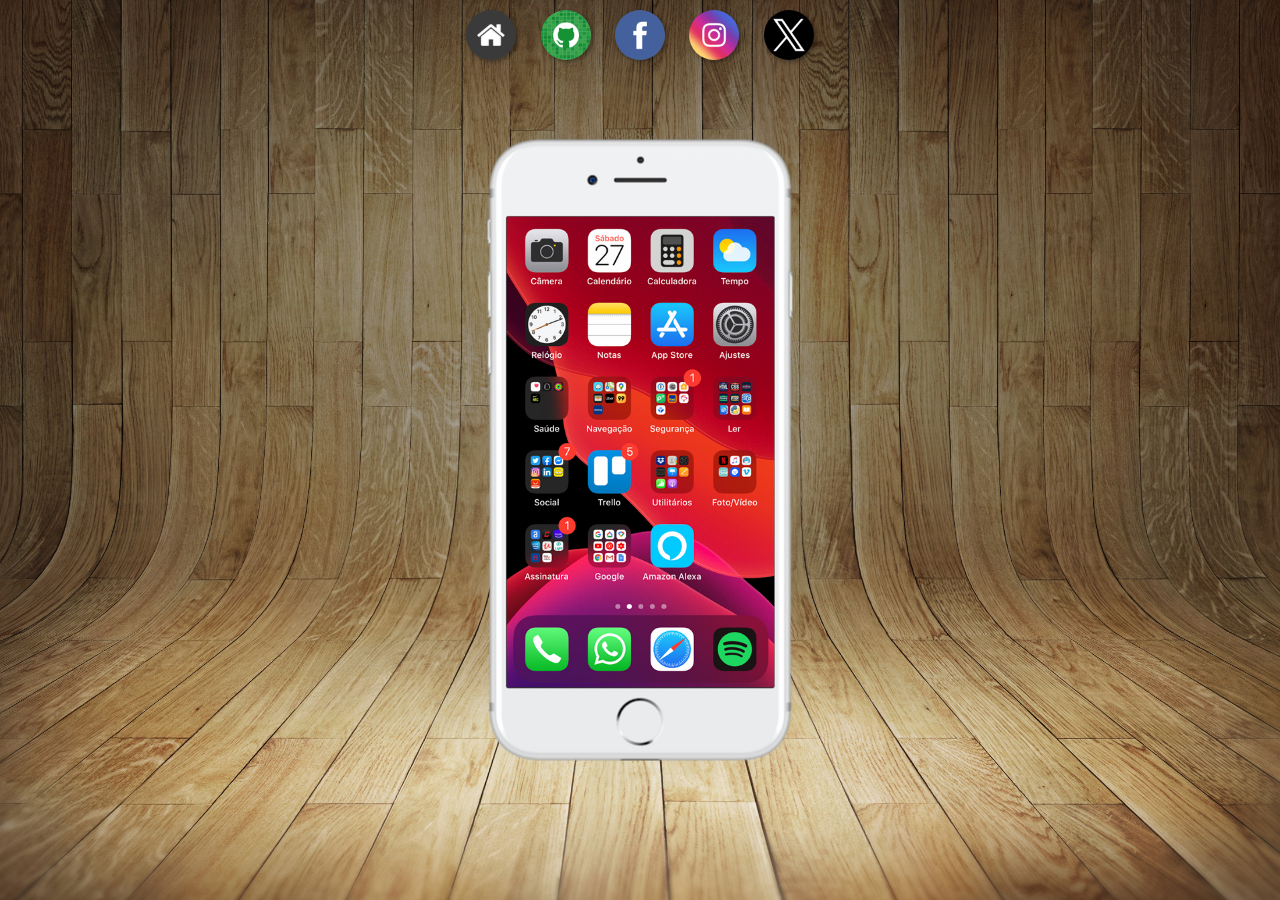
<file: index.html>
<!DOCTYPE html>
<html lang="pt-br">
<head>
    <meta charset="UTF-8">
    <meta name="viewport" content="width=device-width, initial-scale=1.0">
    <title>Projeto Redes Sociais</title>
    <link rel="shortcut icon" href="pacote-d013/favicon.ico" type="image/x-icon">
    <link rel="stylesheet" href="styles.css">
</head>
<body>
    <main>
        <div id="phone">
            <iframe src="home.html" name="tela" id="tela" frameborder="0">
                Seu navegador não é compatível com isso!
            </iframe>
        </div>
        <div id="redes-sociais">
            <a href="home.html" target="tela"><img src="pacote-d013/imagens/logo-home.jpg" alt="Home"></a>
            <a href="github.html" target="tela"><img src="pacote-d013/imagens/logo-github.jpg" alt="GitHub"></a>
            <a href="facebook.html" target="tela"><img src="pacote-d013/imagens/logo-facebook.jpg" alt="Facebook"></a>
            <a href="instagram.html" target="tela"><img src="pacote-d013/imagens/logo-instagram.jpg" alt="Instagram"></a>
            <a href="twitter.html" target="tela"><img src="pacote-d013/imagens/x-app-logo_300x300.png" alt="X"></a>
            
        </div>
    </main>
</body>
</html>
</file>
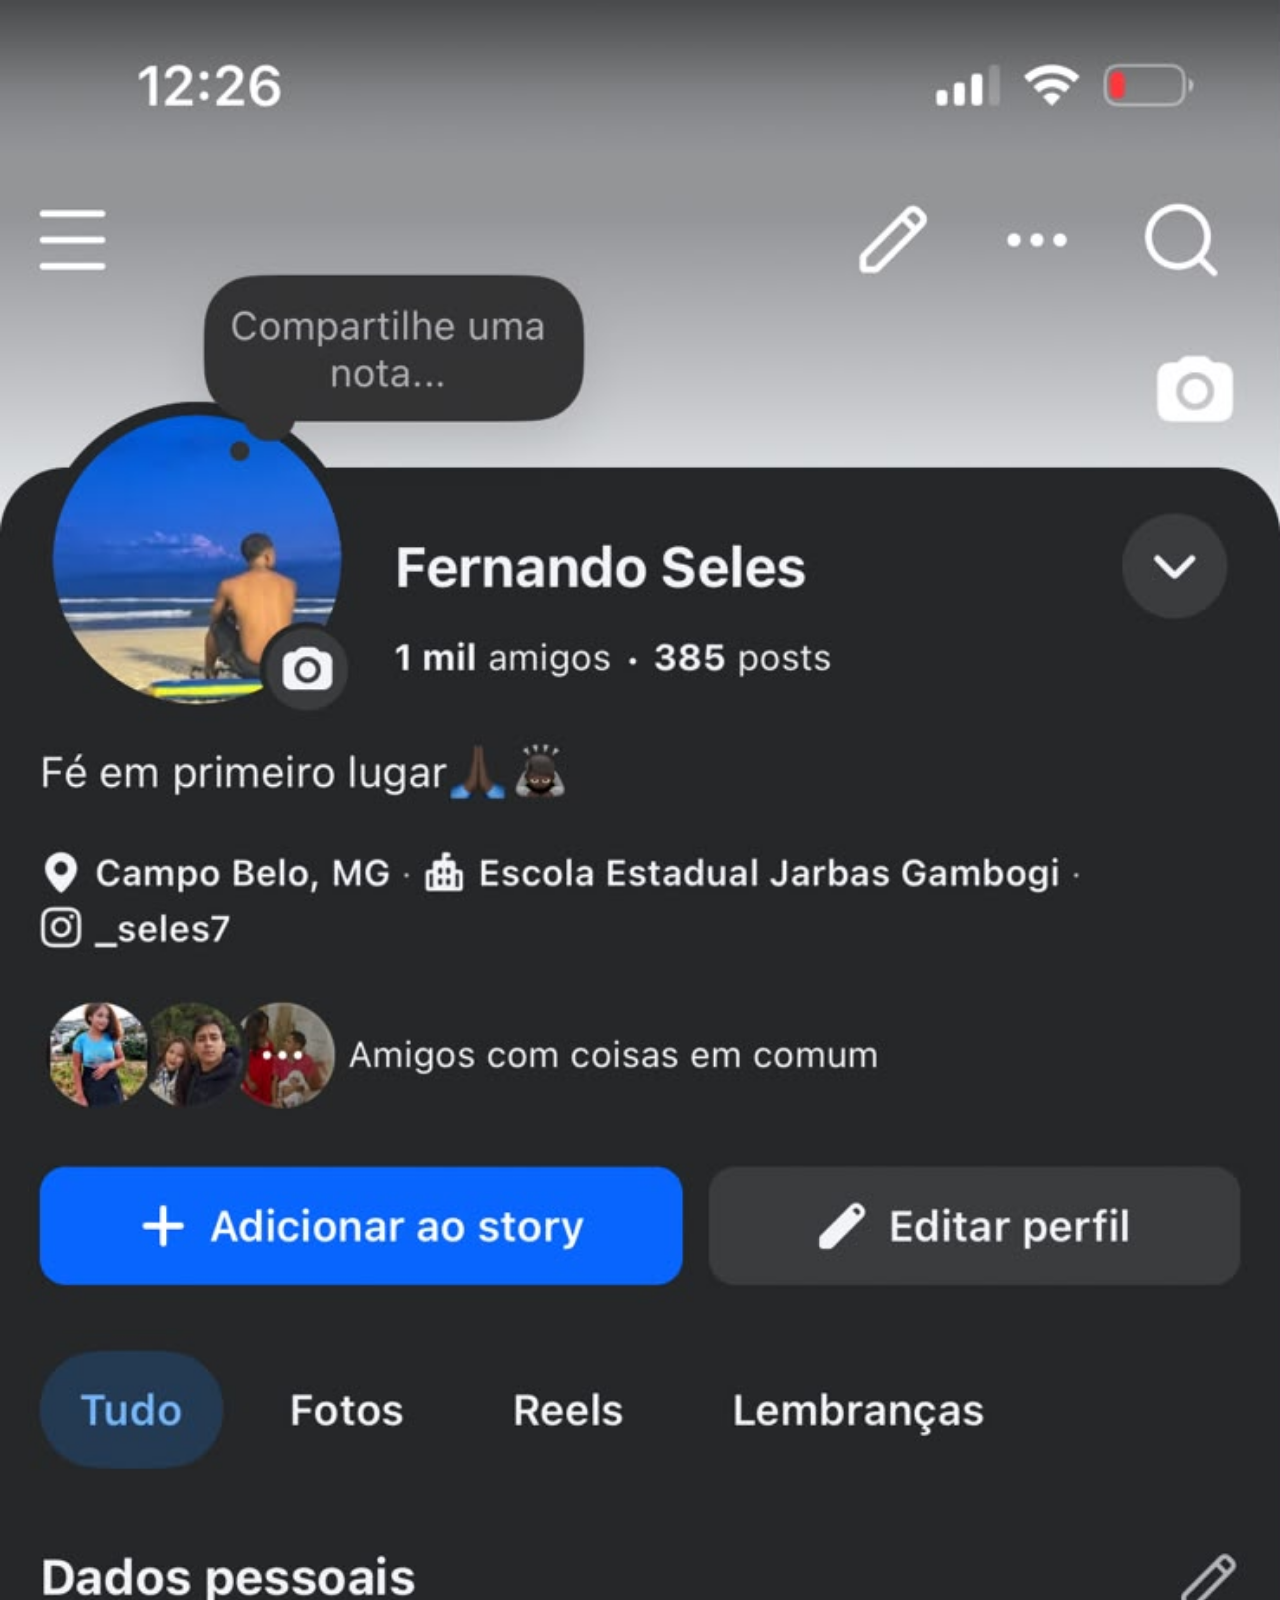
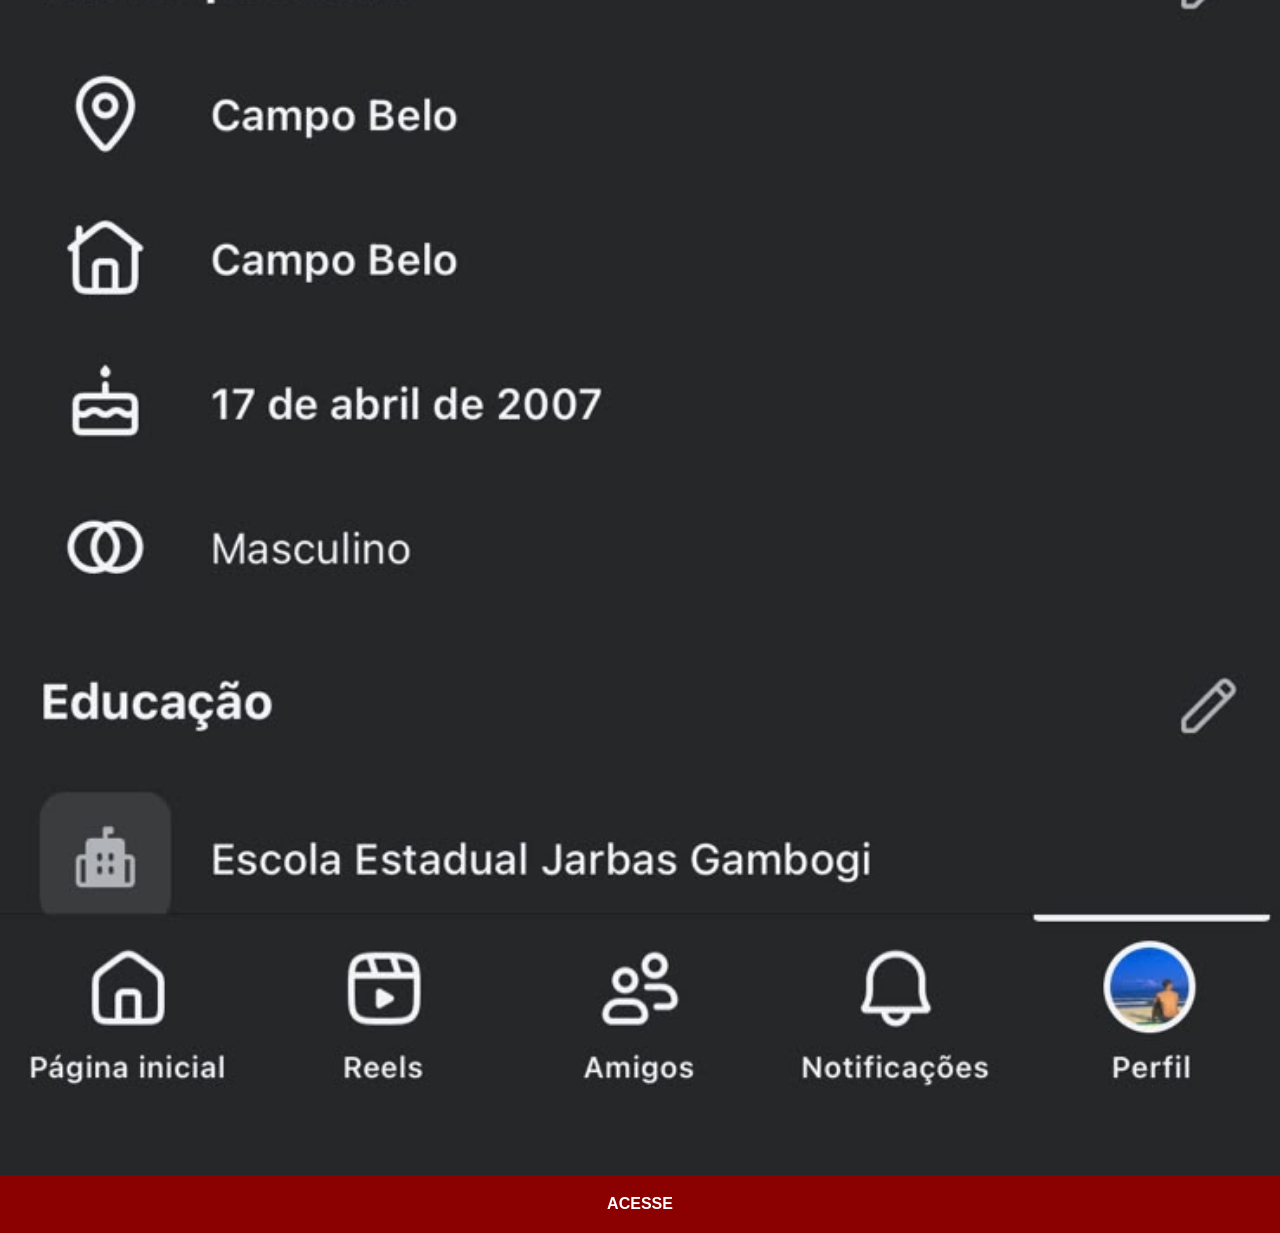
<file: facebook.html>
<!DOCTYPE html>
<html lang="pt-br">
<head>
    <meta charset="UTF-8">
    <meta name="viewport" content="width=device-width, initial-scale=1.0">
    <title>Projeto Redes Sociais</title>
    <link rel="stylesheet" href="social-styles.css">
    <style>
        body {
            background-color: #262729;
        }
    </style>
</head>
<body>
    <img src="pacote-d013/imagens/facebook.jpeg" alt="Facebook">
    <a href="https://www.facebook.com/fernando.seles.9" target="_blank">ACESSE</a>
</body>
</html>
</file>
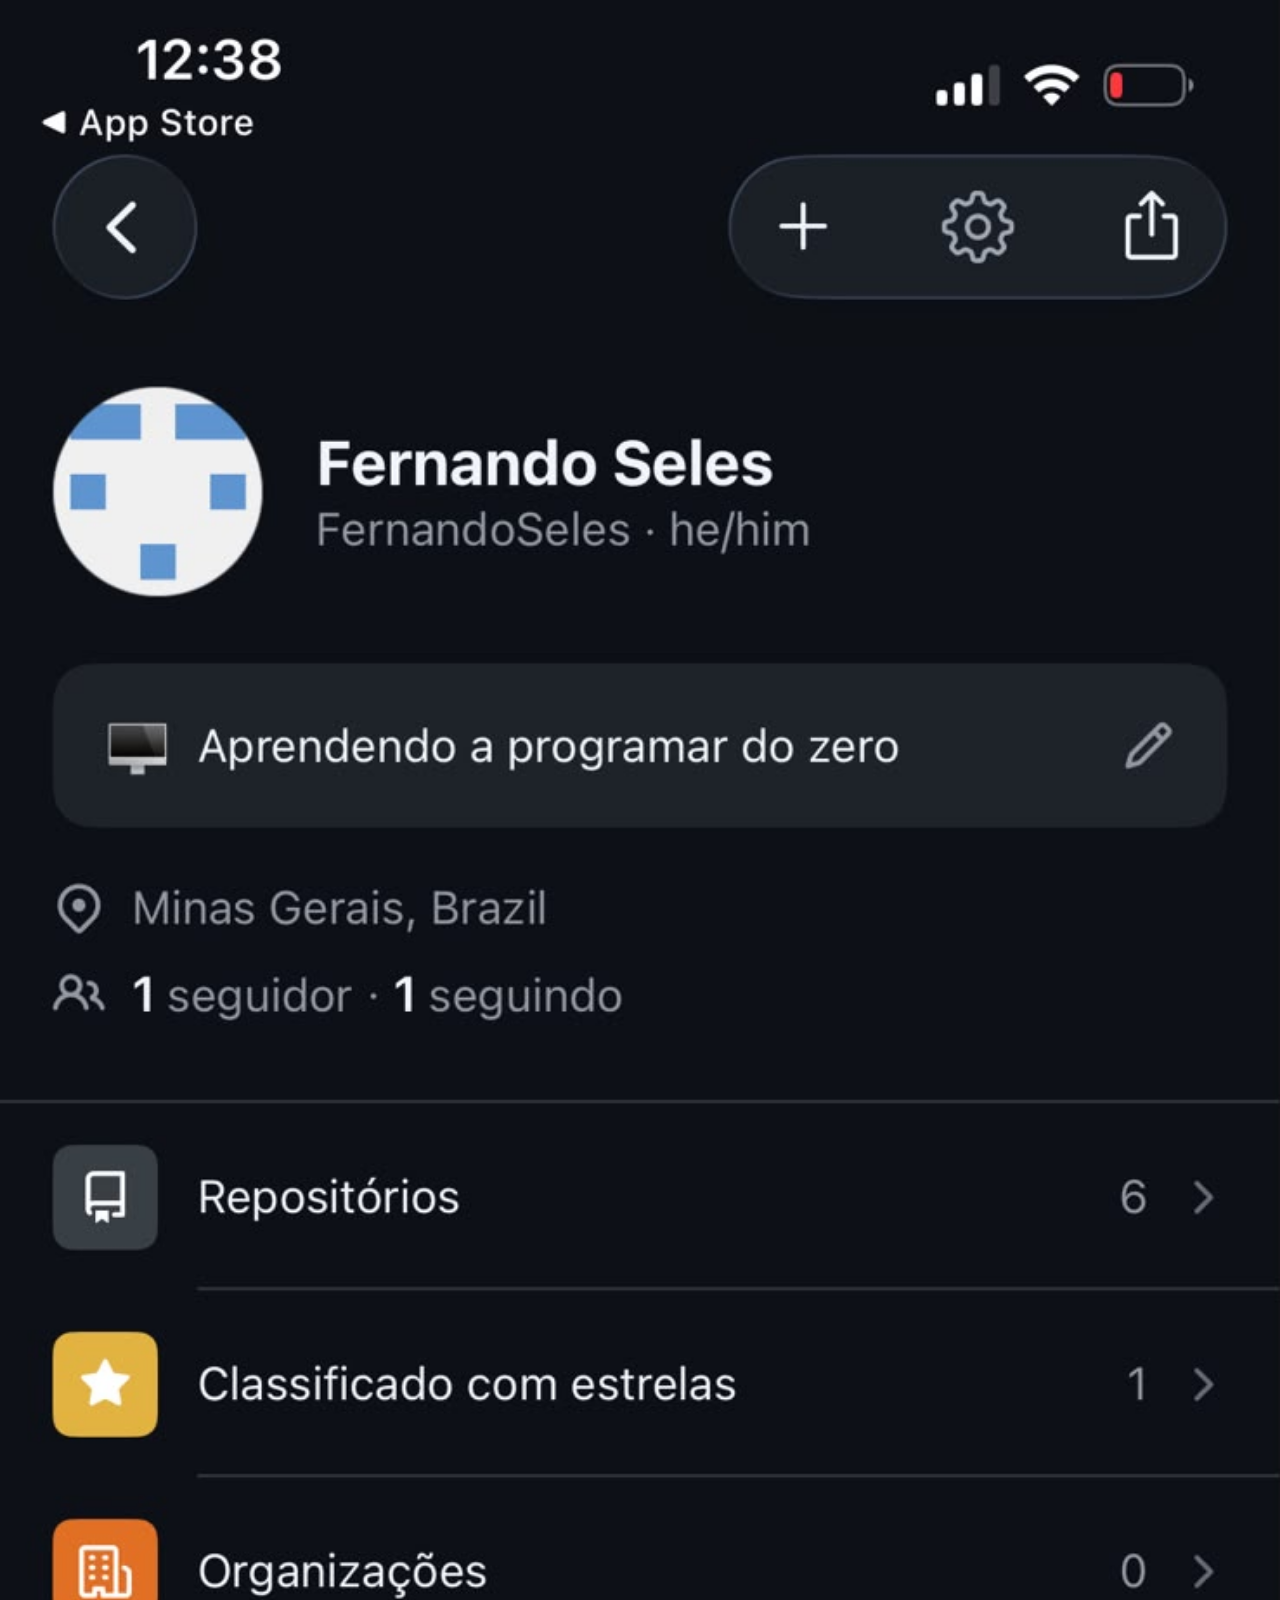
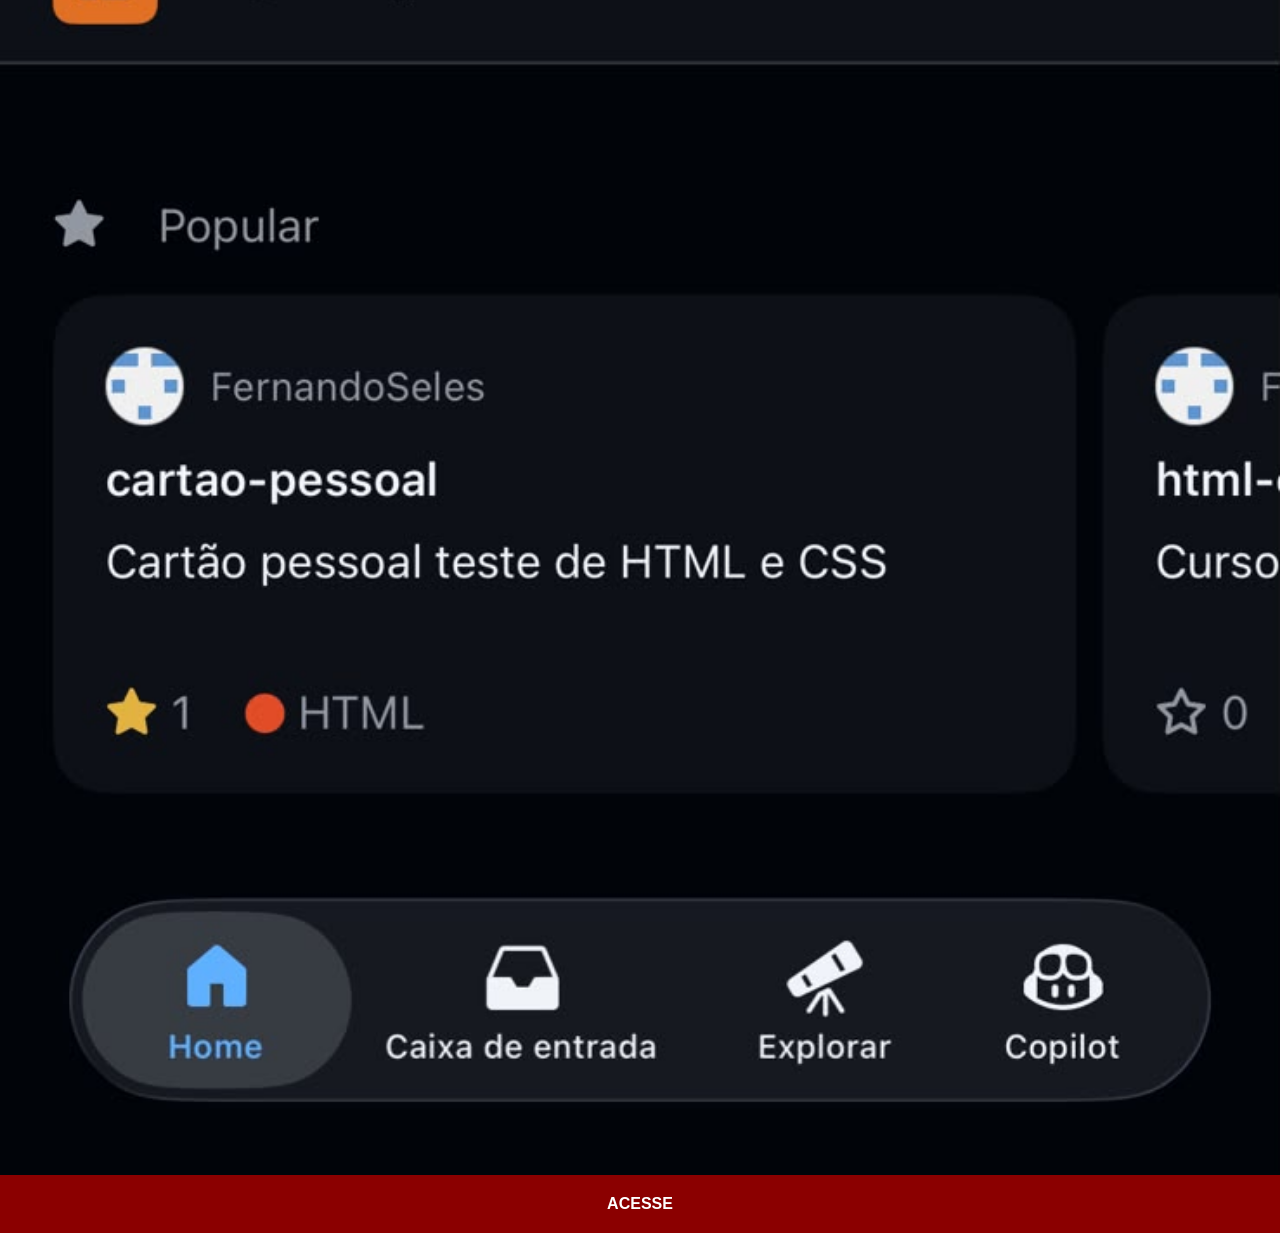
<file: github.html>
<!DOCTYPE html>
<html lang="pt-br">
<head>
    <meta charset="UTF-8">
    <meta name="viewport" content="width=device-width, initial-scale=1.0">
    <title>Projeto Redes Sociais</title>
    <link rel="stylesheet" href="social-styles.css">
    <style>
        body {
            background-color: #010409;
        }
    </style>
</head>
<body>
    <img src="pacote-d013/imagens/github.jpeg" alt="GitHub">
    <a href="https://github.com/FernandoSeles" target="_blank">ACESSE</a>
</body>
</html>
</file>
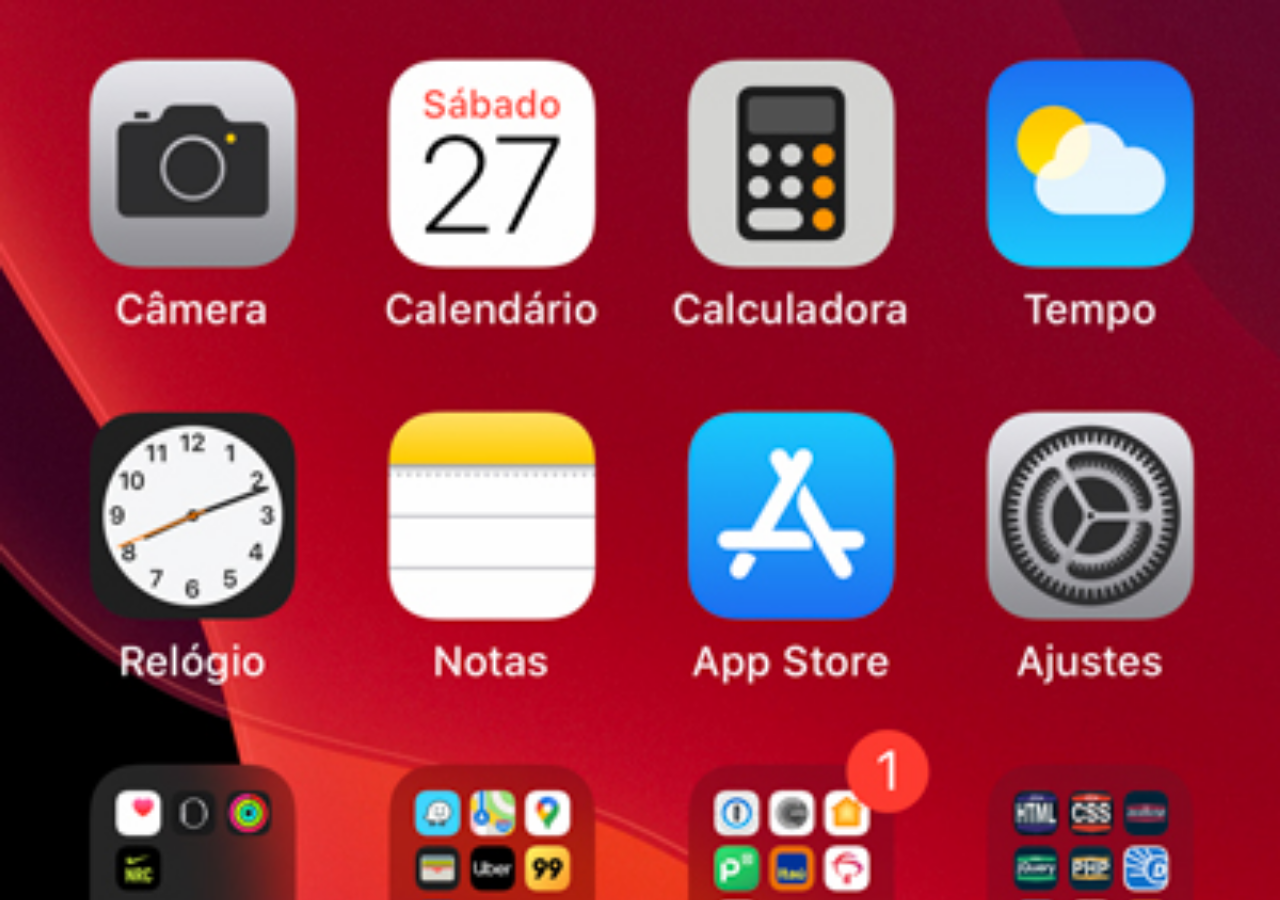
<file: home.html>
<!DOCTYPE html>
<html lang="pt-bt">
<head>
    <meta charset="UTF-8">
    <meta name="viewport" content="width=device-width, initial-scale=1.0">
    <title>Projeto Redes Sociais</title>
    <style>
        * {
            margin: 0px;
            padding: 0px;
        }

        body {
            width: 100vw;
            height: 100vh;
            background: black url(pacote-d013/imagens/tela-home.jpg) top center no-repeat fixed;
            background-size: cover;
        }
    </style>
</head>
<body>
    
</body>
</html>
</file>
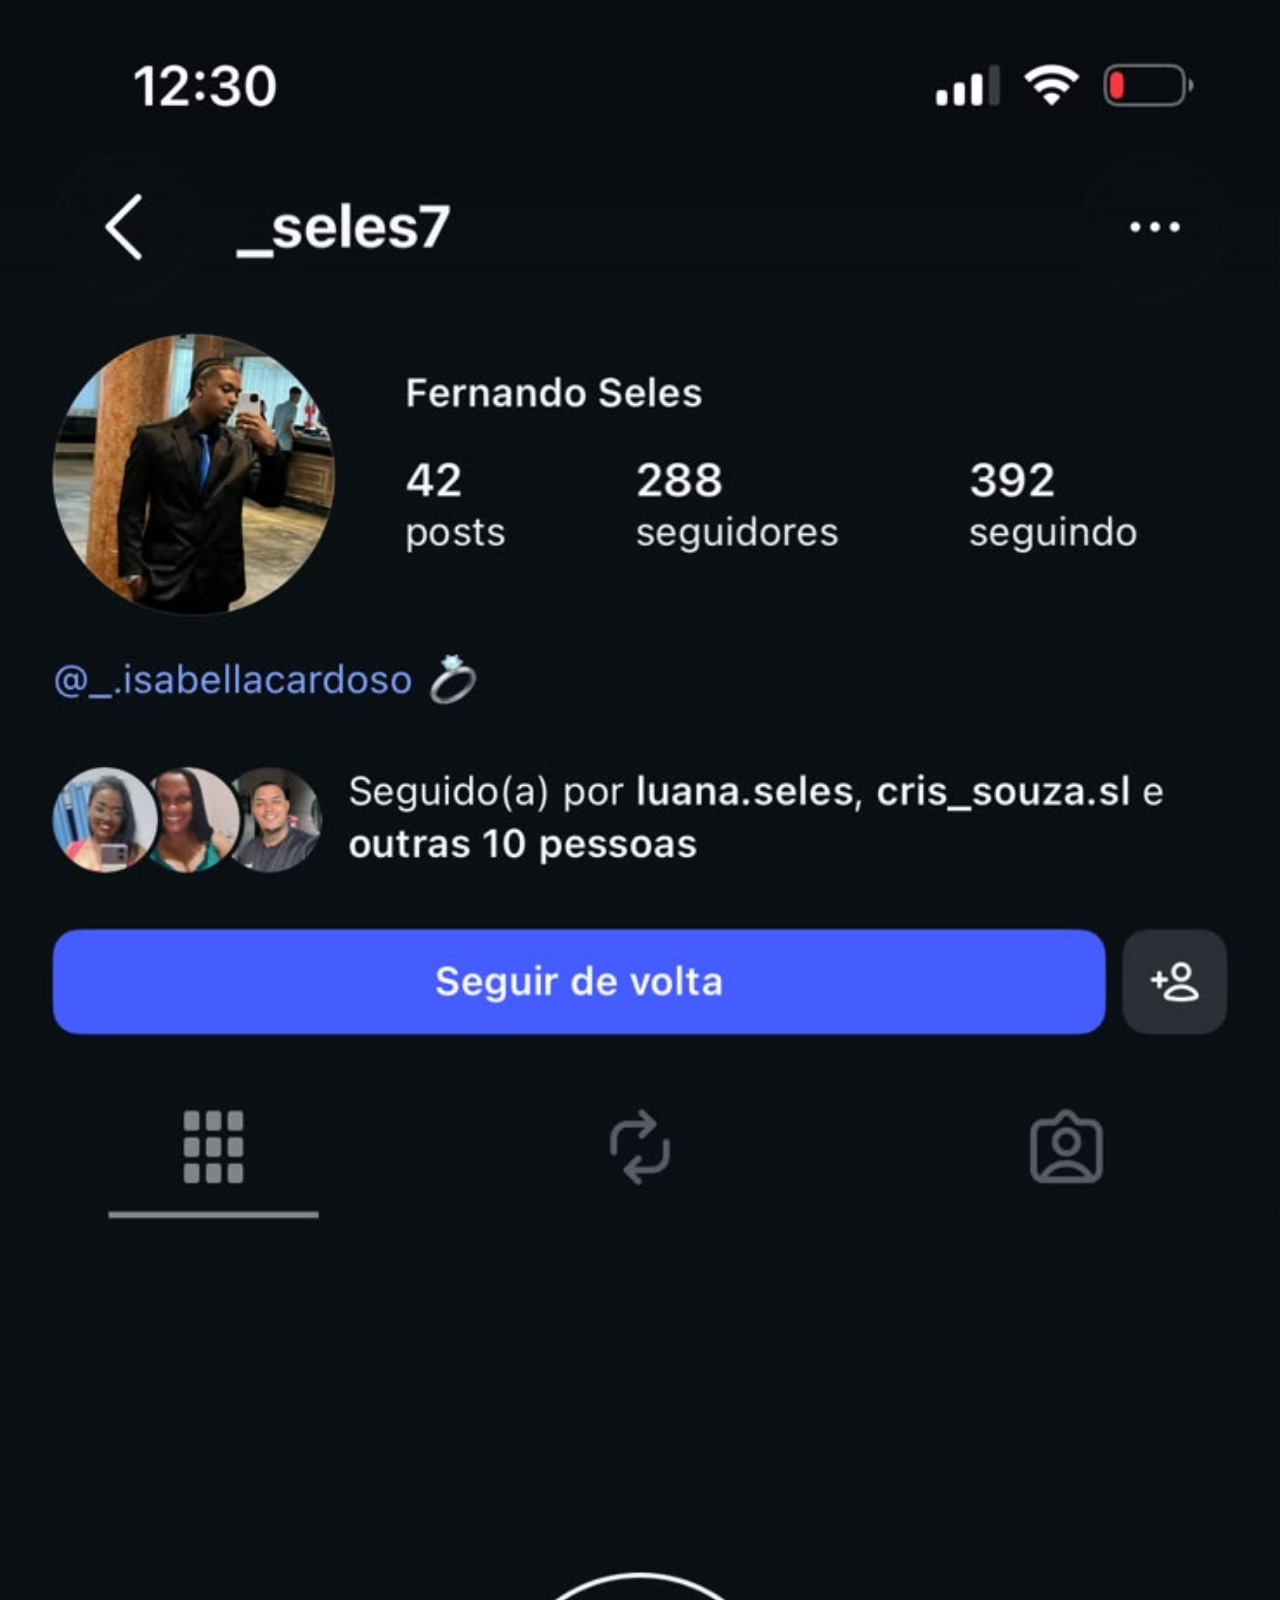
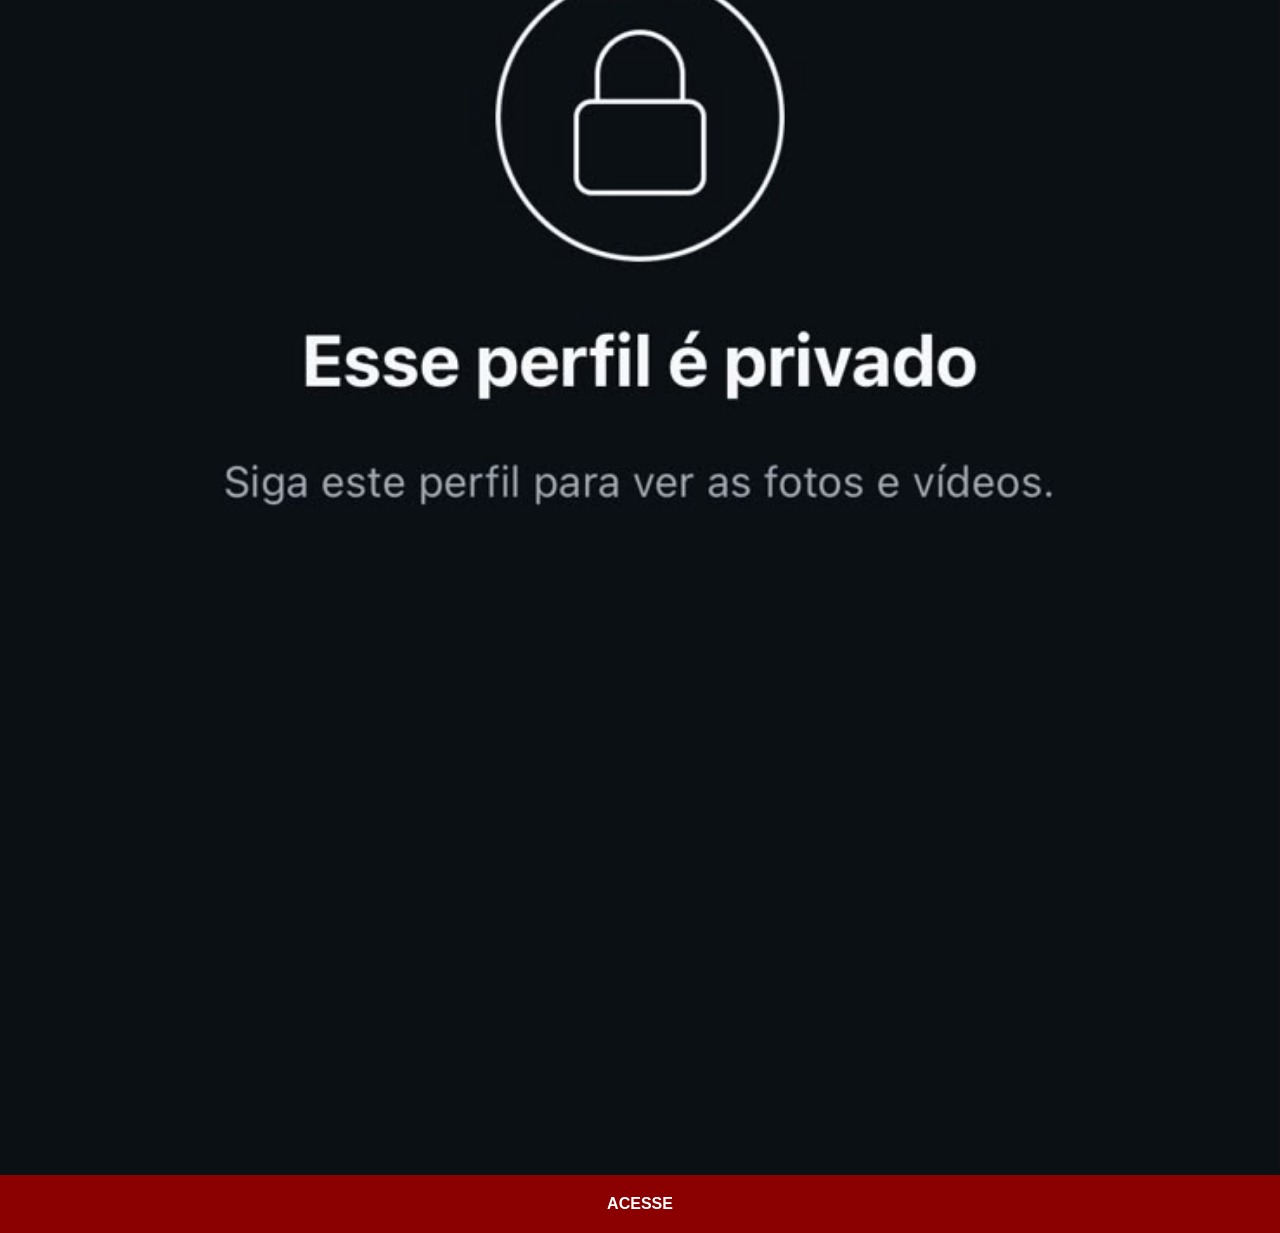
<file: instagram.html>
<!DOCTYPE html>
<html lang="pt-br">
<head>
    <meta charset="UTF-8">
    <meta name="viewport" content="width=device-width, initial-scale=1.0">
    <title>Projeto Redes Sociais</title>
    <link rel="stylesheet" href="social-styles.css">
    <style>
        body {
            background-color: #0b1014;
        }
    </style>
</head>
<body>
    <img src="pacote-d013/imagens/instagram.jpeg" alt="Instagram">
    <a href="https://www.instagram.com/_seles7/" target="_blank">ACESSE</a>
</body>
</html>
</file>
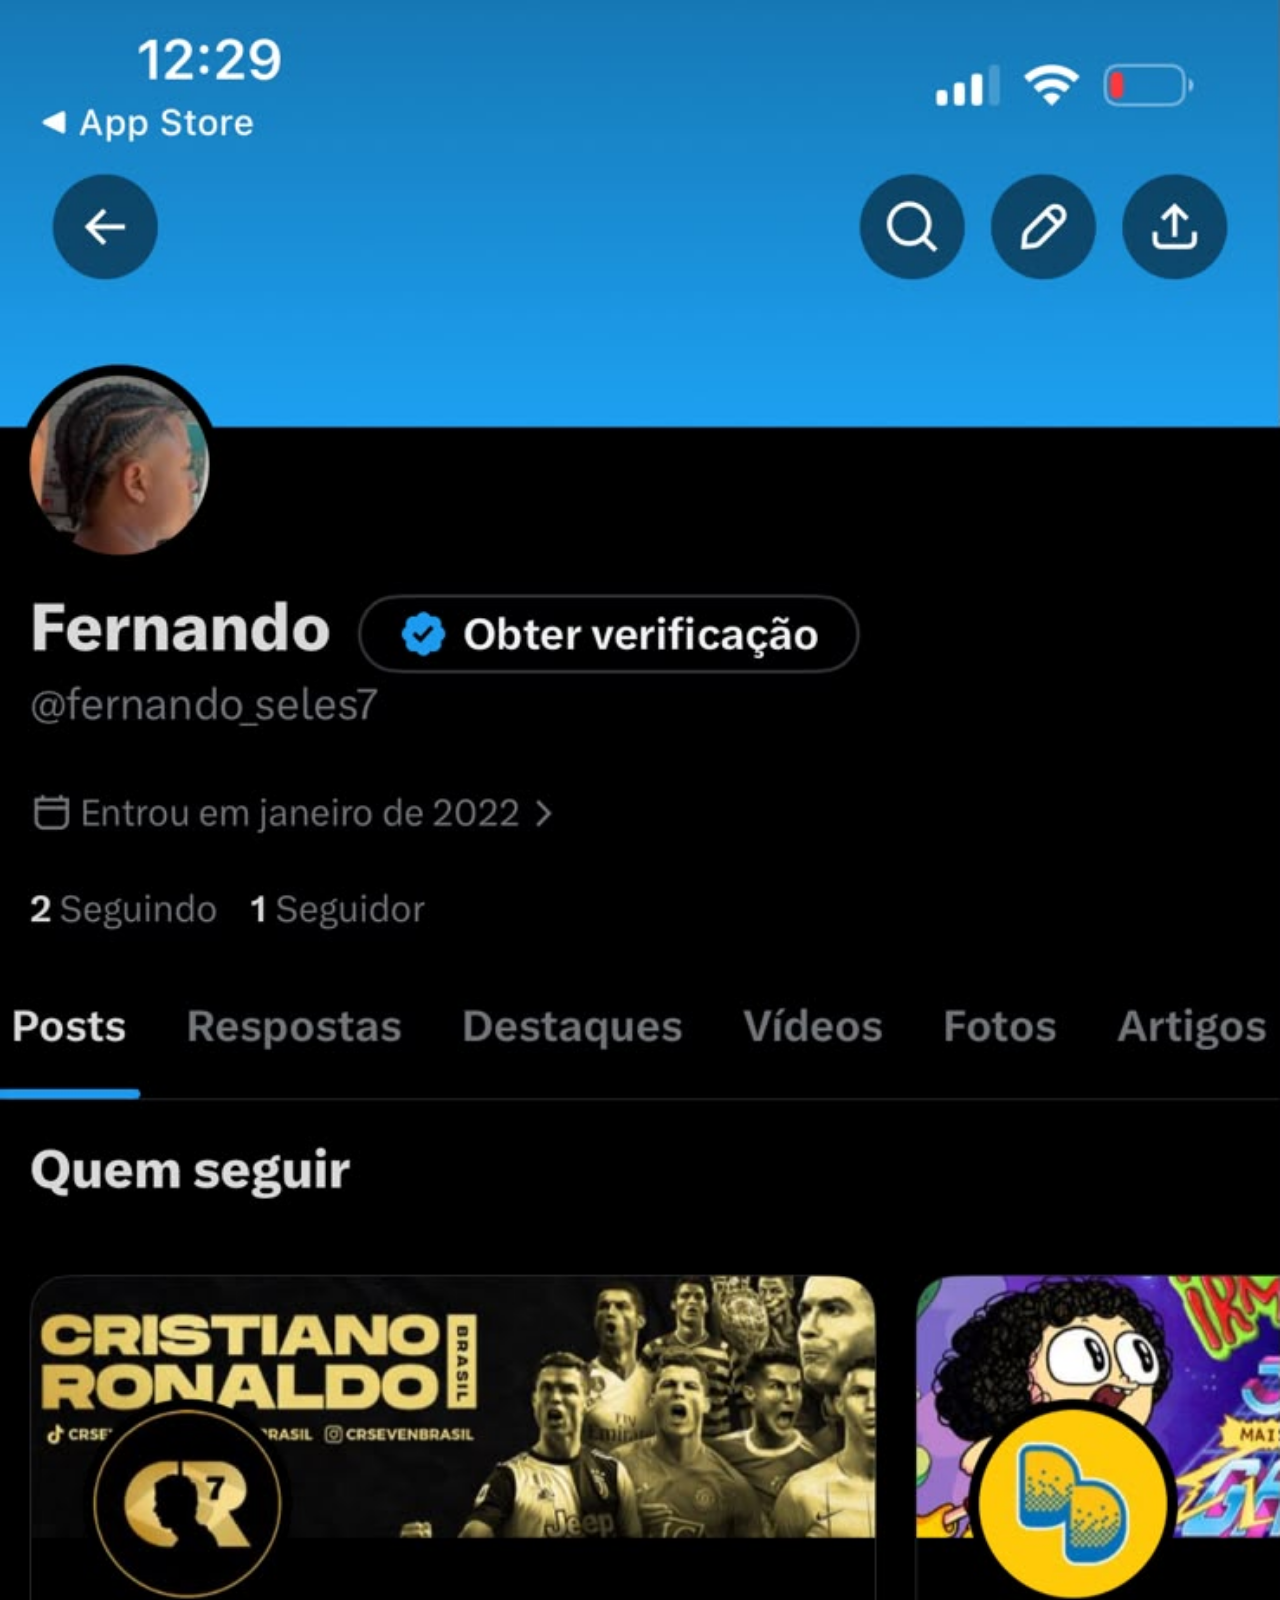
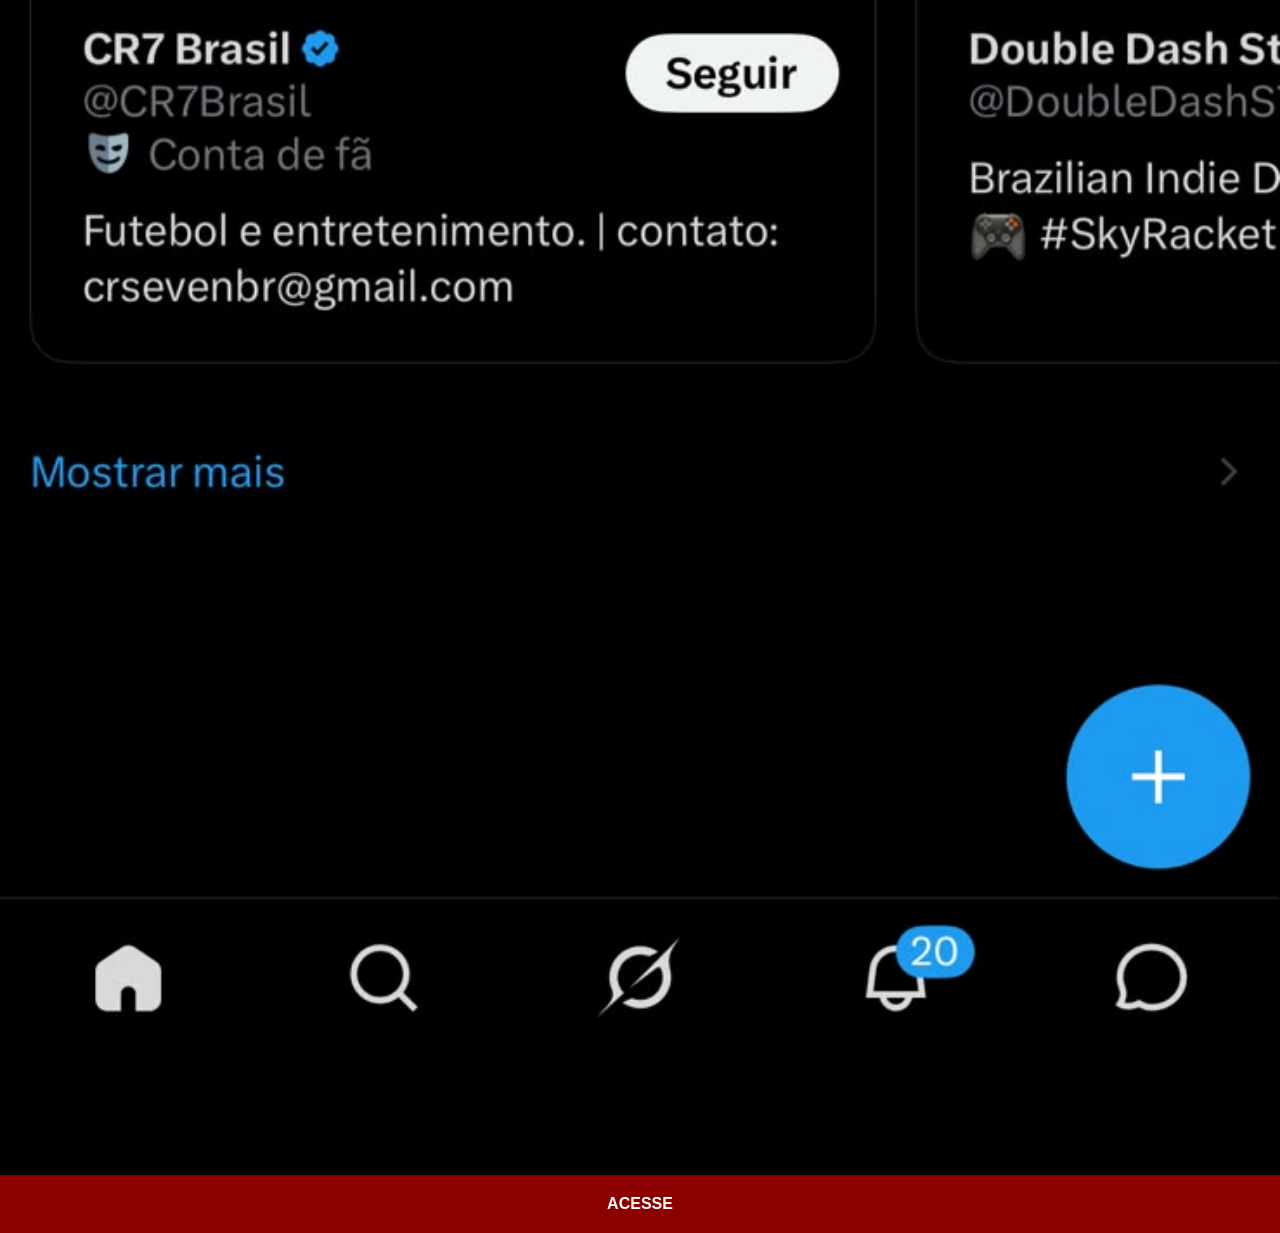
<file: twitter.html>
<!DOCTYPE html>
<html lang="en">
<head>
    <meta charset="UTF-8">
    <meta name="viewport" content="width=device-width, initial-scale=1.0">
    <title>Projeto Redes Sociais</title>
    <link rel="stylesheet" href="social-styles.css">
    <style>
        body {
            background-color: #000000;
        }
    </style>
</head>
<body>
    <img src="pacote-d013/imagens/x.jpeg" alt="X">
    <a href="https://x.com/fernando_seles7" target="_blank">ACESSE</a>
</body>
</html>
</file>
<file: styles.css>
@charset "UTF-8";

* {
    padding: 0px;
    margin: 0px;
    font-family: Arial, Helvetica, sans-serif;
}

body {
    height: 100vh;
    width: 100vw;
    background: rgb(0, 0, 0) url(pacote-d013/imagens/fundo-madeira.jpg) center center no-repeat fixed;
    background-size: cover;
}

main {
    position: relative;
    height: 100vh;
}

div#phone {
    position: absolute;
    top: 50%;
    left: 50%;
    transform: translate(-50%, -50%);

    background: url(pacote-d013/imagens/frame-iphone.png);
    height: 627px;
    width: 311px;
}

iframe#tela {
    position: relative;
    top: 80px;
    left: 22px;
    width: 268px;
    height: 471px;
}

div#redes-sociais {
    text-align: center;
}

div#redes-sociais img {
    width: 50px;
    margin: 10px;
    border-radius: 50%;
    box-shadow: 2px 2px 5px rgba(0, 0, 0, 0.400);
    box-sizing: border-box;
}

div#redes-sociais img:hover {
    border: 2px solid rgba(255, 255, 255, 0.555);
    transform: translate(-3px, -3px);
    box-shadow: 4px 4px 10px rgba(0, 0, 0, 0.604);
    transition: transform 0.3s;

}
</file>
<file: social-styles.css>
@charset "UTF-8";

* {
            margin: 0px;
            padding: 0px;
        }

        ::-webkit-scrollbar {
            width: 0px;
            height: 0px;
        }

        body {
            font-family: Arial, Helvetica, sans-serif;
        }

        img {
            width: 100vw;
        }

        a {
            display: block;
            padding: 20px;
            text-align: center;
            background-color: darkred;
            color: white;
            text-decoration: none;
            font-weight: bolder;
        }

        a:hover {
            background-color: red;
        }
</file>
